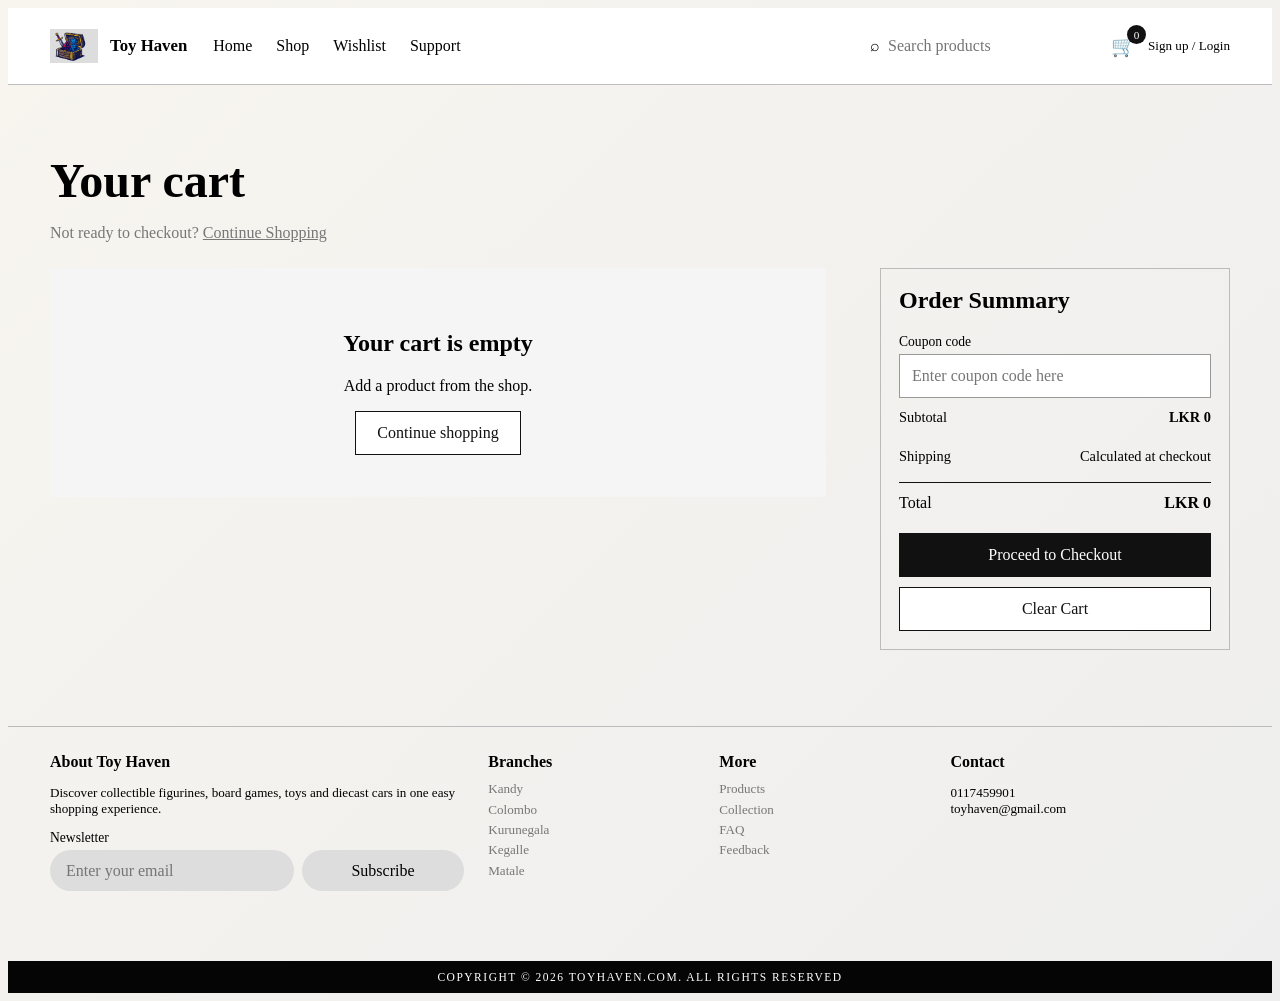
<file: html/cart.html>
<!doctype html>
<html lang="en">
<head>
  <meta charset="utf-8">
  <meta name="viewport" content="width=device-width, initial-scale=1">
  <meta name="description" content="Review Toy Haven cart items, quantities and totals.">
  <meta name="theme-color" content="#111111">
  <title>Cart | Toy Haven</title>
  <link rel="icon" href="../favicon.svg" type="image/svg+xml">
  <link rel="manifest" href="../manifest.json">
  <link rel="stylesheet" href="../css/style.css">
</head>
<body>
  <a class="skip-link" href="#mainContent">Skip to main content</a>

  <header class="site-header">
    <div class="container header-inner">
      <a class="brand-wrap" href="../index.html" aria-label="Toy Haven home">
        <div class="logo-box" aria-hidden="true">
          <img src="../assets/images/logo.png" alt="TH">
        </div>
        <span class="brand">Toy Haven</span>
      </a>

      <button class="menu-toggle" id="menuToggle" aria-label="Open navigation menu" aria-expanded="false" aria-controls="mainNav">
        <span></span><span></span><span></span>
      </button>

      <nav class="main-nav" id="mainNav" aria-label="Main navigation">
        <a href="../index.html">Home</a>
        <a href="products.html">Shop</a>
        <a href="wishlist.html">Wishlist</a>
        <a href="support.html">Support</a>
      </nav>

      <div class="header-tools">
        <label class="header-search" for="globalSearch">
          <span aria-hidden="true">⌕</span>
          <input id="globalSearch" type="search" placeholder="Search products" aria-label="Search products">
        </label>
        <a class="cart-link" href="cart.html" aria-label="Shopping cart">
          🛒 <span class="cart-count" aria-live="polite">0</span>
        </a>
        <a class="login-link" href="login.html" aria-label="Sign up or login">Sign up / Login</a>
      </div>
    </div>
  </header>

  <main id="mainContent">

  <section class="container cart-page reveal">
    <div class="page-heading">
      <h1>Your cart</h1>
      <p>Not ready to checkout? <a class="text-link" href="products.html">Continue Shopping</a></p>
    </div>

    <div class="cart-layout">
      <section aria-label="Cart items">
        <div id="cartItems" class="cart-items"></div>
      </section>

      <aside class="order-summary" aria-labelledby="summaryTitle">
        <h2 id="summaryTitle">Order Summary</h2>
        <label for="coupon">Coupon code</label>
        <input id="coupon" type="text" placeholder="Enter coupon code here">
        <div class="summary-row"><span>Subtotal</span><strong id="cartSubtotal">LKR 0</strong></div>
        <div class="summary-row"><span>Shipping</span><span>Calculated at checkout</span></div>
        <div class="summary-row total"><span>Total</span><strong id="cartTotal">LKR 0</strong></div>
        <button class="btn btn-dark full" id="checkoutBtn" type="button">Proceed to Checkout</button>
        <button class="btn full" id="clearCartBtn" type="button">Clear Cart</button>
      </aside>
    </div>
  </section>

  </main>

  <footer class="site-footer">
    <div class="container footer-grid">
      <section>
        <h2>About Toy Haven</h2>
        <p>Discover collectible figurines, board games, toys and diecast cars in one easy shopping experience.</p>
        <form class="newsletter-form" novalidate>
          <label for="newsletterEmail">Newsletter</label>
          <div class="newsletter-row">
            <input id="newsletterEmail" name="email" type="email" placeholder="Enter your email" required>
            <button type="submit">Subscribe</button>
          </div>
          <p class="form-message" aria-live="polite"></p>
        </form>
      </section>

      <section>
        <h2>Branches</h2>
        <ul class="footer-links">
          <li>Kandy</li><li>Colombo</li><li>Kurunegala</li><li>Kegalle</li><li>Matale</li>
        </ul>
      </section>

      <section>
        <h2>More</h2>
        <ul class="footer-links">
          <li><a href="products.html">Products</a></li>
          <li><a href="wishlist.html">Collection</a></li>
          <li><a href="support.html#faq">FAQ</a></li>
          <li><a href="support.html">Feedback</a></li>
        </ul>
      </section>

      <section>
        <h2>Contact</h2>
        <p>0117459901<br><a href="mailto:toyhaven@gmail.com">toyhaven@gmail.com</a></p>
      </section>
    </div>
    <div class="copyright">COPYRIGHT © <span id="currentYear"></span> TOYHAVEN.COM. ALL RIGHTS RESERVED</div>
  </footer>

<div class="toast" id="toast" role="status" aria-live="polite"></div>
<script src="../script/data.js"></script>
<script src="../script/main.js"></script>
<script src="../script/cart.js"></script>
</body>
</html>
</file>
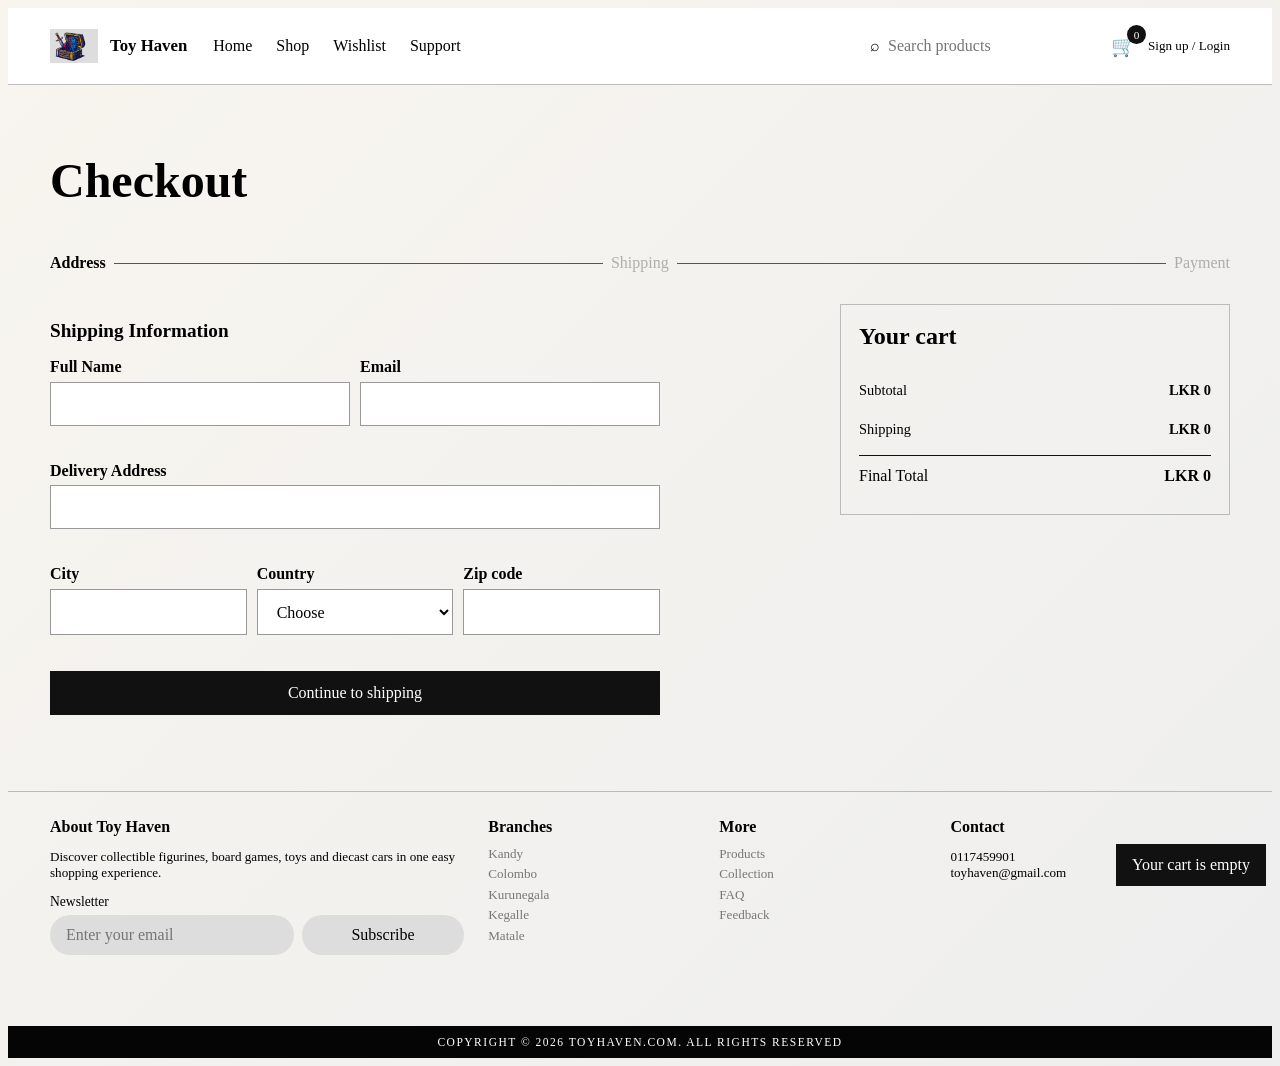
<file: html/checkout.html>
<!doctype html>
<html lang="en">
<head>
  <meta charset="utf-8">
  <meta name="viewport" content="width=device-width, initial-scale=1">
  <meta name="description" content="Complete your Toy Haven order with validated delivery and payment details.">
  <meta name="theme-color" content="#111111">
  <title>Checkout | Toy Haven</title>
  <link rel="icon" href="../favicon.svg" type="image/svg+xml">
  <link rel="manifest" href="../manifest.json">
  <link rel="stylesheet" href="../css/style.css">
</head>
<body>
<a class="skip-link" href="#mainContent">Skip to main content</a>

  <header class="site-header">
    <div class="container header-inner">
      <a class="brand-wrap" href="..index.html" aria-label="Toy Haven home">
        <div class="logo-box" aria-hidden="true">
          <img src="../assets/images/logo.png" alt="TH">
        </div>
        <span class="brand">Toy Haven</span>
      </a>

      <button class="menu-toggle" id="menuToggle" aria-label="Open navigation menu" aria-expanded="false" aria-controls="mainNav">
        <span></span><span></span><span></span>
      </button>

      <nav class="main-nav" id="mainNav" aria-label="Main navigation">
        <a href="../index.html">Home</a>
        <a href="products.html">Shop</a>
        <a href="wishlist.html">Wishlist</a>
        <a href="support.html">Support</a>
      </nav>

      <div class="header-tools">
        <label class="header-search" for="globalSearch">
          <span aria-hidden="true">⌕</span>
          <input id="globalSearch" type="search" placeholder="Search products" aria-label="Search products">
        </label>
        <a class="cart-link" href="cart.html" aria-label="Shopping cart">
          🛒 <span class="cart-count" aria-live="polite">0</span>
        </a>
        <a class="login-link" href="login.html" aria-label="Sign up or login">Sign up / Login</a>
      </div>
    </div>
  </header>

  <main id="mainContent">

    <section class="container checkout-page reveal">
      <div class="checkout-header">
        <h1>Checkout</h1>
        <div class="steps" aria-label="Checkout progress">
          <button class="step active" data-step="address" type="button">Address</button>
          <span></span>
          <button class="step" data-step="shipping" type="button" disabled>Shipping</button>
          <span></span>
          <button class="step" data-step="payment" type="button" disabled>Payment</button>
        </div>
      </div>

      <div class="checkout-grid">

        <section class="checkout-main">
          <form id="checkoutForm" novalidate>

            <section class="checkout-panel active" data-panel="address">
              <h2>Shipping Information</h2>
              <div class="form-grid two">

                <div class="field">
                  <label for="fullName">Full Name</label>
                  <input id="fullName" name="fullName" autocomplete="name" required minlength="3">
                  <small class="error"></small>
                </div>

                <div class="field">
                  <label for="email">Email</label>
                  <input id="email" name="email" type="email" autocomplete="email" required>
                  <small class="error"></small>
                </div>

              </div>

              <div class="field">
                <label for="address">Delivery Address</label>
                <input id="address" name="address" autocomplete="street-address" required minlength="6">
                <small class="error"></small>
              </div>

              <div class="form-grid three">
                <div class="field">
                  <label for="city">City</label>
                  <input id="city" name="city" required>
                  <small class="error"></small>
                </div>

                <div class="field">
                  <label for="country">Country</label>
                  <select id="country" name="country" required>
                    <option value="">Choose</option>
                    <option>Sri Lanka</option>
                  </select>
                  <small class="error">

                  </small>
                </div>

                <div class="field">
                  <label for="zip">Zip code</label>
                  <input id="zip" name="zip" inputmode="numeric" pattern="[0-9]{5}" maxlength="5" required>
                  <small class="error"></small>
                </div>

              </div>

              <button class="btn btn-dark full next-step" data-next="shipping" type="button">Continue to shipping</button>

            </section>

            <section class="checkout-panel" data-panel="shipping">

              <h2>Shipping</h2>
              <label class="shipping-option selected">

                <input type="radio" name="shipping" value="Standard Delivery" data-cost="0" checked>
                <span><strong>Standard Delivery</strong><small>6–7 Business Days</small></span>
                <strong>Free</strong>

              </label>

              <label class="shipping-option">

                <input type="radio" name="shipping" value="Express Delivery" data-cost="750">
                <span><strong>Express Delivery</strong><small>3–4 Business Days</small></span>
                <strong>LKR 750</strong>

              </label>

              <div class="checkout-actions">
                <button class="btn prev-step" data-prev="address" type="button">Go back</button>
                <button class="btn btn-dark next-step" data-next="payment" type="button">Continue to payment</button>
              </div>

            </section>

            <section class="checkout-panel" data-panel="payment">

              <h2>Payment</h2>
              <div class="payment-tabs" role="radiogroup" aria-label="Payment method">
                <label class="payment-option">
                    <input type="radio" name="paymentMethod" value="Card" checked>
                    <span>Card</span>
                </label>

                <label class="payment-option">
                    <input type="radio" name="paymentMethod" value="Cash on Delivery">
                    <span>Cash on Delivery</span>
                </label>

              </div>

              <div id="cardFields">

                <div class="field">
                  <label for="cardName">Cardholder Name</label>
                  <input id="cardName" name="cardName">
                  <small class="error"></small>
                </div>

                <div class="field">
                  <label for="cardNumber">Card Number</label>
                  <input id="cardNumber" name="cardNumber" inputmode="numeric" maxlength="19">
                  <small class="error"></small>
                </div>

                <div class="form-grid three">
                  <div class="field"><label for="expiryMonth">Month</label><select id="expiryMonth" name="expiryMonth"><option value="">Month</option><option>01</option><option>02</option><option>03</option><option>04</option><option>05</option><option>06</option><option>07</option><option>08</option><option>09</option><option>10</option><option>11</option><option>12</option></select><small class="error"></small></div>
                  <div class="field"><label for="expiryYear">Year</label><select id="expiryYear" name="expiryYear"><option value="">Year</option><option>2026</option><option>2027</option><option>2028</option><option>2029</option><option>2030</option></select><small class="error"></small></div>
                  <div class="field"><label for="cvc">CVC</label><input id="cvc" name="cvc" inputmode="numeric" maxlength="4"><small class="error"></small></div>
                </div>

              </div>

              <div class="checkout-actions">
                <button class="btn prev-step" data-prev="shipping" type="button">Go back</button>
                <button class="btn btn-dark" type="submit">Confirm Order</button>
              </div>

            </section>

          </form>
          
        </section>

        <aside class="checkout-summary" aria-labelledby="checkoutSummaryTitle">

          <h2 id="checkoutSummaryTitle">Your cart</h2>
          <div id="checkoutItems"></div>
          <div class="summary-row"><span>Subtotal</span><strong id="checkoutSubtotal">LKR 0</strong></div>
          <div class="summary-row"><span>Shipping</span><strong id="checkoutShipping">LKR 0</strong></div>
          <div class="summary-row total"><span>Final Total</span><strong id="checkoutTotal">LKR 0</strong></div>

        </aside>
      </div>
      
    </section>

    <div class="success-overlay" id="successOverlay" aria-hidden="true">
      <div class="success-card" role="status">
        <div class="success-icon">✓</div>
        <h2>Order confirmed!</h2>
        <p>Your order has been stored successfully.</p>
        <a class="btn btn-dark" href="../index.html">Return Home</a>
      </div>
    </div>

  </main>

  <footer class="site-footer">
    <div class="container footer-grid">
      <section>
        <h2>About Toy Haven</h2>
        <p>Discover collectible figurines, board games, toys and diecast cars in one easy shopping experience.</p>
        <form class="newsletter-form" novalidate>
          <label for="newsletterEmail">Newsletter</label>

          <div class="newsletter-row">
            <input id="newsletterEmail" name="email" type="email" placeholder="Enter your email" required>
            <button type="submit">Subscribe</button>
          </div>

          <p class="form-message" aria-live="polite"></p>
        </form>

      </section>

      <section>
        <h2>Branches</h2>
        <ul class="footer-links">
          <li>Kandy</li><li>Colombo</li><li>Kurunegala</li><li>Kegalle</li><li>Matale</li>
        </ul>
      </section>

      <section>
        <h2>More</h2>
        <ul class="footer-links">
          <li><a href="products.html">Products</a></li>
          <li><a href="wishlist.html">Collection</a></li>
          <li><a href="support.html#faq">FAQ</a></li>
          <li><a href="support.html">Feedback</a></li>
        </ul>
      </section>

      <section>
        <h2>Contact</h2>
        <p>0117459901<br><a href="mailto:toyhaven@gmail.com">toyhaven@gmail.com</a></p>
      </section>

    </div>

    <div class="copyright">COPYRIGHT © <span id="currentYear"></span> TOYHAVEN.COM. ALL RIGHTS RESERVED</div>

  </footer>

<div class="toast" id="toast" role="status" aria-live="polite"></div>
<script src="../script/data.js"></script>
<script src="../script/main.js"></script>
<script src="../script/checkout.js"></script>
</body>
</html>
</file>
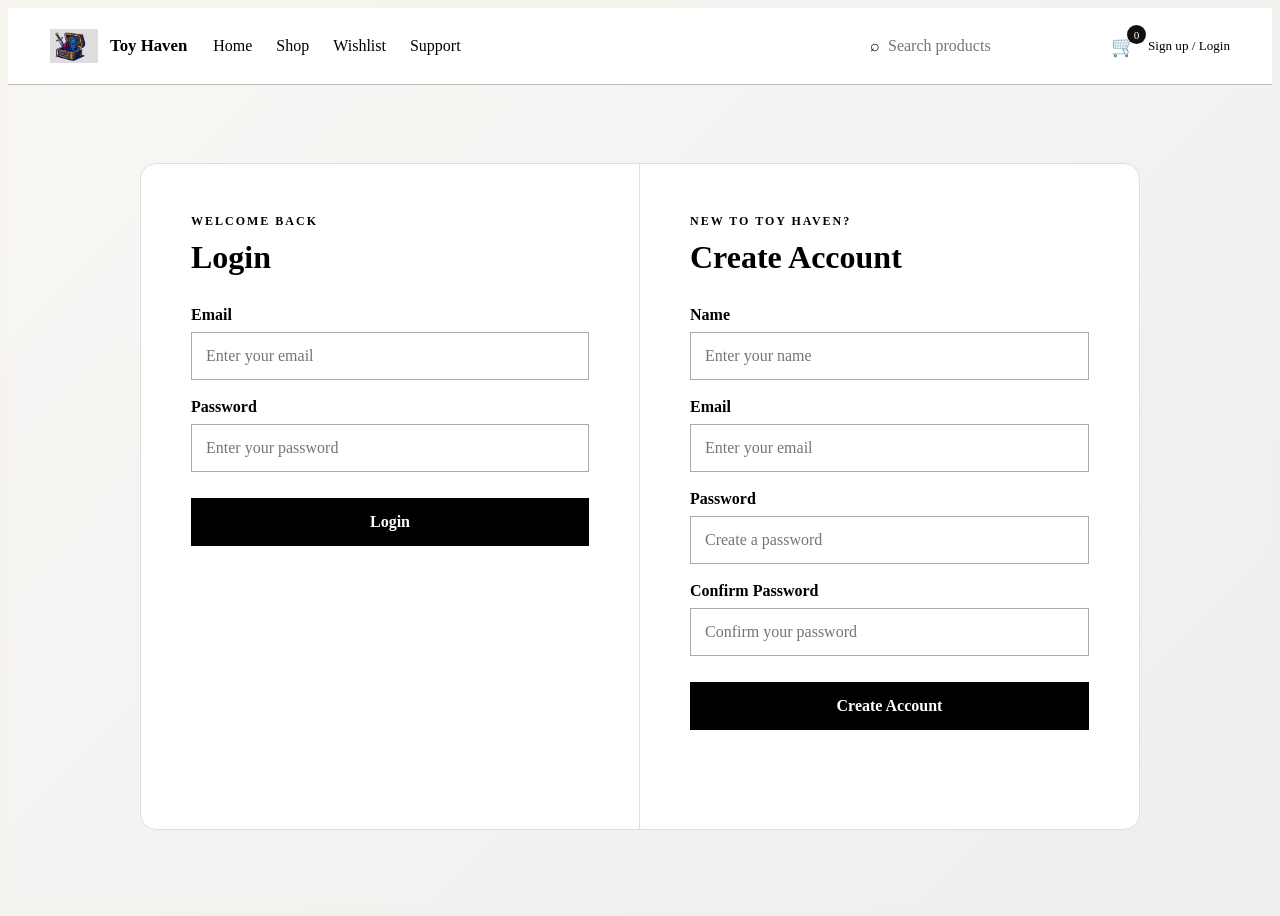
<file: html/login.html>
<!DOCTYPE html>
<html lang="en">

<head>
    <meta charset="UTF-8">
    <meta name="viewport" content="width=device-width, initial-scale=1.0">

    <title>Toy Haven - Login</title>

    <link rel="stylesheet" href="../css/style.css">
</head>


<body>
    <header class="site-header">
        <div class="container header-inner">
            <a class="brand-wrap" href="../index.html" aria-label="Toy Haven home">

                <div class="logo-box" aria-hidden="true">
                    <img src="../assets/images/logo.png" alt="TH">
                </div>
                <span class="brand">
                    Toy Haven
                </span>
            </a>
            <button class="menu-toggle" id="menuToggle" aria-label="Open navigation menu" aria-expanded="false" aria-controls="mainNav">
                <span></span>
                <span></span>
                <span></span>
            </button>

            <nav class="main-nav" id="mainNav" aria-label="Main navigation">
                <a href="../index.html">Home</a>
                <a href="products.html">Shop</a>
                <a href="wishlist.html">Wishlist</a>
                <a href="support.html">Support</a>
            </nav>
            <div class="header-tools">

                <label class="header-search" for="globalSearch">
                    <span aria-hidden="true">⌕</span>
                    <input id="globalSearch" type="search" placeholder="Search products" aria-label="Search products">
                </label>

                <a class="cart-link" href="cart.html" aria-label="Shopping cart">
                    🛒
                    <span class="cart-count" aria-live="polite">
                        0
                    </span>
                </a>
                <a class="login-link" href="login.html" aria-label="Sign up or login">
                    Sign up / Login
                </a>
            </div>
        </div>

    </header>

    <main id="mainContent" class="auth-page">

        <section class="auth-container">

            <div class="login-section">
                <p class="auth-eyebrow">WELCOME BACK</p>
                <h1>Login</h1>

                <div class="auth-field">
                    <label for="loginEmail">Email</label>
                    <input type="email" id="loginEmail" placeholder="Enter your email">
                </div>

                <div class="auth-field">
                    <label for="loginPassword">Password</label>
                    <input type="password" id="loginPassword" placeholder="Enter your password">
                </div>

                <button type="button" id="loginBtn" class="auth-btn">Login</button>

                <p id="loginMessage" class="auth-message"></p>
            </div>

            <div class="signup-section">
                <p class="auth-eyebrow">
                    NEW TO TOY HAVEN?
                </p>
                <h2>Create Account</h2>

                <div class="auth-field">
                    <label for="signupName">Name</label>
                    <input type="text" id="signupName" placeholder="Enter your name">
                </div>

                <div class="auth-field">
                    <label for="signupEmail">Email</label>
                    <input type="email" id="signupEmail" placeholder="Enter your email">
                </div>

                <div class="auth-field">
                    <label for="signupPassword">Password</label>
                    <input type="password" id="signupPassword" placeholder="Create a password">
                </div>

                <div class="auth-field">
                    <label for="confirmPassword">Confirm Password</label>
                    <input type="password" id="confirmPassword" placeholder="Confirm your password">
                </div>

                <button type="button" id="signupBtn" class="auth-btn">
                    Create Account
                </button>

                <p id="signupMessage" class="auth-message"></p>
            </div>

        </section>

    </main>

    <script src="../script/main.js"></script>
    <script src="../script/login.js"></script>

</body>
</html>
</file>
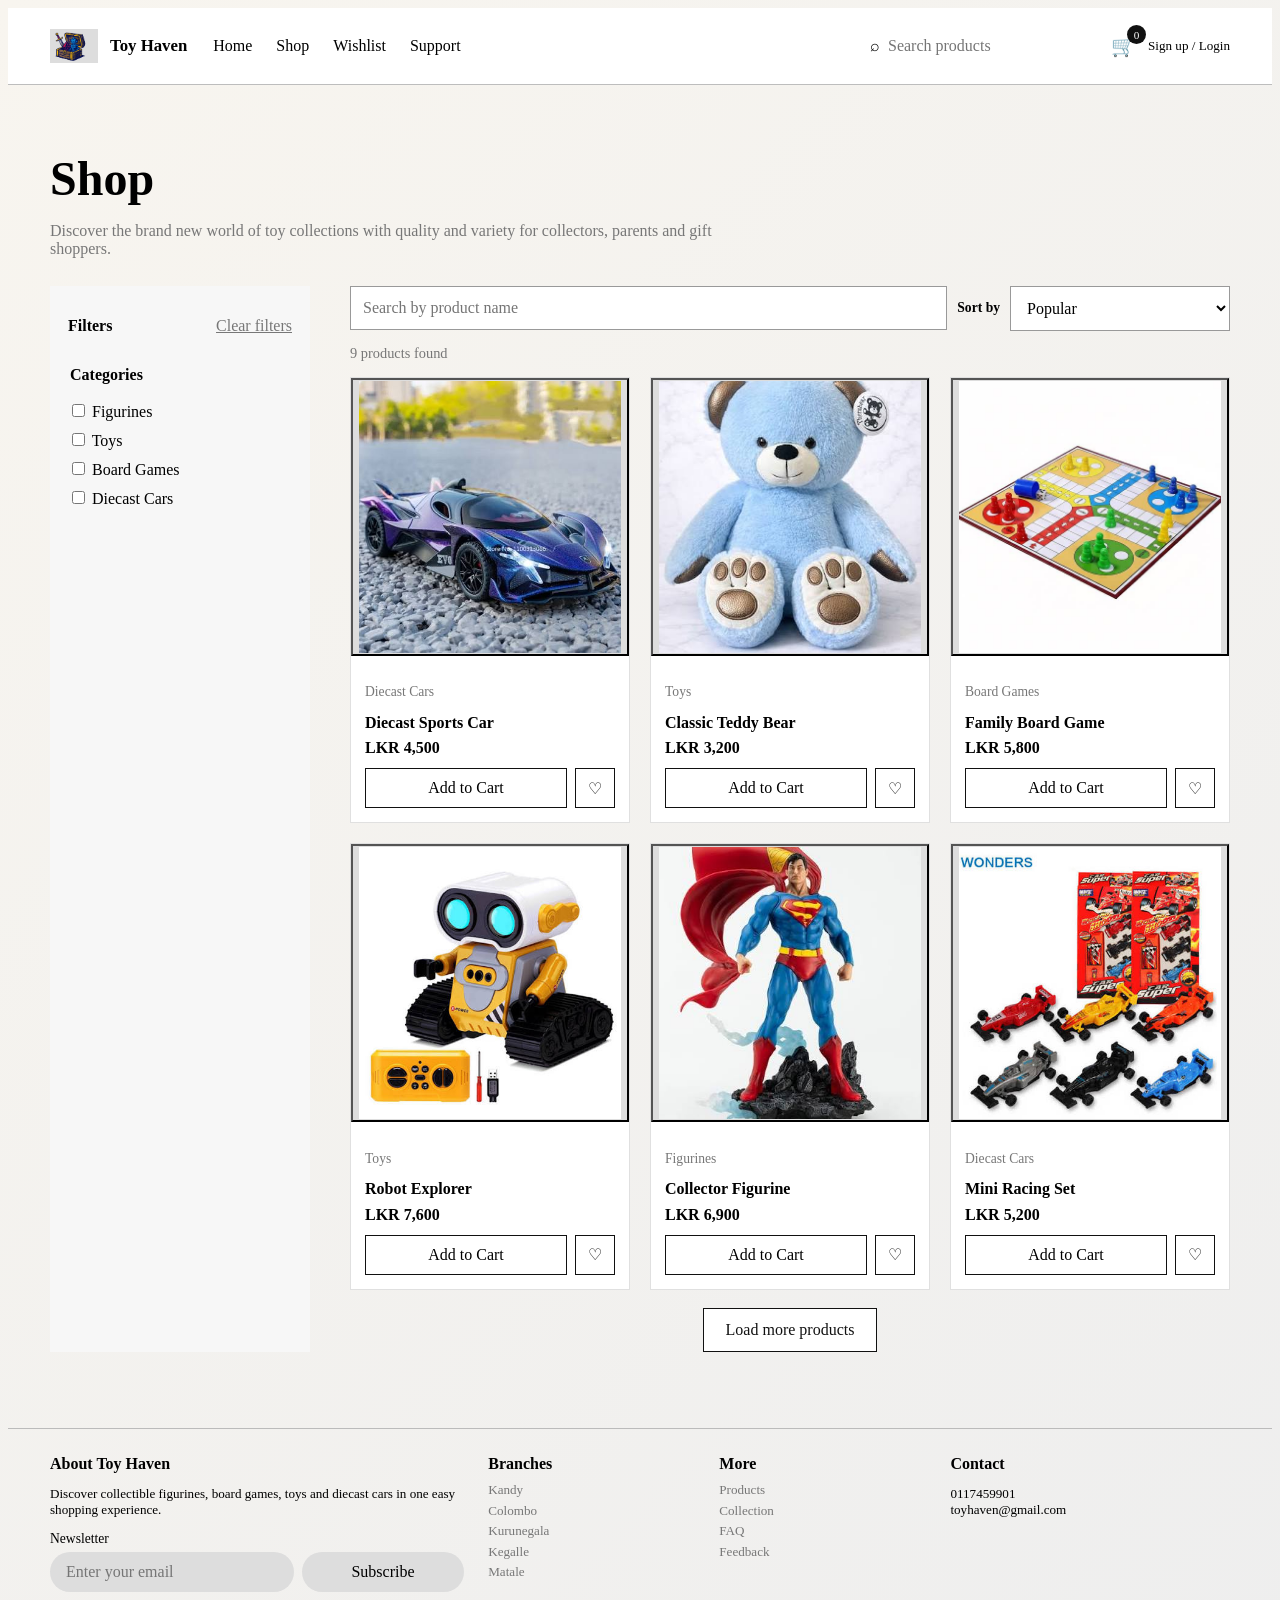
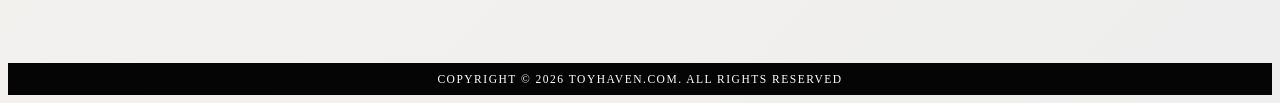
<file: html/products.html>
<!DOCTYPE html>
<html lang="en">
<head>
  <meta charset="utf-8">
  <meta name="viewport" content="width=device-width, initial-scale=1">
  <meta name="description" content="Browse, search and filter Toy Haven products.">
  <meta name="theme-color" content="#111111">
  <title>Shop | Toy Haven</title>
  <link rel="icon" href="../favicon.svg" type="image/svg+xml">
  <link rel="manifest" href="../manifest.json">
  <link rel="stylesheet" href="../css/style.css">
</head>
<body>
<a class="skip-link" href="#mainContent">Skip to main content</a>

  <header class="site-header">

    <div class="container header-inner">
      <a class="brand-wrap" href="../index.html" aria-label="Toy Haven home">

        <div class="logo-box" aria-hidden="true">
          <img src="../assets/images/logo.png" alt="TH">
        </div>

        <span class="brand">Toy Haven</span>
      </a>

      <button class="menu-toggle" id="menuToggle" aria-label="Open navigation menu" aria-expanded="false" aria-controls="mainNav">
        <span></span><span></span><span></span>
      </button>

      <nav class="main-nav" id="mainNav" aria-label="Main navigation">
        <a href="../index.html">Home</a>
        <a href="products.html">Shop</a>
        <a href="wishlist.html">Wishlist</a>
        <a href="support.html">Support</a>
      </nav>

      <div class="header-tools">
        <label class="header-search" for="globalSearch">
          <span aria-hidden="true">⌕</span>
          <input id="globalSearch" type="search" placeholder="Search products" aria-label="Search products">
        </label>
        <a class="cart-link" href="cart.html" aria-label="Shopping cart">
          🛒 <span class="cart-count" aria-live="polite">0</span>
        </a>
        <a class="login-link" href="login.html" aria-label="Sign up or login">Sign up / Login</a>
      </div>
    </div>
  </header>

  <main id="mainContent">

    <section class="container shop-intro reveal">
      <h1>Shop</h1>
      <p>Discover the brand new world of toy collections with quality and variety for collectors, parents and gift shoppers.</p>
    </section>

    <section class="container shop-layout">
      <aside class="filters reveal" aria-label="Product filters">
        <div class="filter-heading">
          <h2>Filters</h2>
          <button class="link-button" id="clearFilters" type="button">Clear filters</button>
        </div>
        <fieldset>
          <legend>Categories</legend>
          <label><input class="category-filter" type="checkbox" value="Figurines"> Figurines</label>
          <label><input class="category-filter" type="checkbox" value="Toys"> Toys</label>
          <label><input class="category-filter" type="checkbox" value="Board Games"> Board Games</label>
          <label><input class="category-filter" type="checkbox" value="Diecast Cars"> Diecast Cars</label>
        </fieldset>
      </aside>

      <section class="products-area reveal" aria-label="Products">
        <div class="products-toolbar">
          <label for="productSearch" class="sr-only">Search products</label>
          <input id="productSearch" type="search" placeholder="Search by product name">
          <label for="sortProducts">Sort by</label>
          <select id="sortProducts">
            <option value="popular">Popular</option>
            <option value="low">Price: Low to High</option>
            <option value="high">Price: High to Low</option>
            <option value="name">Name: A–Z</option>
          </select>
        </div>

        <p id="productCount" class="result-count" aria-live="polite"></p>
        <div class="product-grid" id="productGrid"></div>
        <div class="center-action">
          <button class="btn" id="loadMoreBtn" type="button">Load more products</button>
        </div>
      </section>
    </section>

    <div class="modal" id="productModal" aria-hidden="true" role="dialog" aria-modal="true" aria-labelledby="modalTitle">
      <div class="modal-card">
        <button class="modal-close" id="modalClose" type="button" aria-label="Close product details">×</button>
        <div id="modalContent"></div>
      </div>
    </div>

  </main>

  <footer class="site-footer">
    <div class="container footer-grid">
      <section>
        <h2>About Toy Haven</h2>
        <p>Discover collectible figurines, board games, toys and diecast cars in one easy shopping experience.</p>
        <form class="newsletter-form" novalidate>
          <label for="newsletterEmail">Newsletter</label>
          <div class="newsletter-row">
            <input id="newsletterEmail" name="email" type="email" placeholder="Enter your email" required>
            <button type="submit">Subscribe</button>
          </div>
          <p class="form-message" aria-live="polite"></p>
        </form>
      </section>

      <section>
        <h2>Branches</h2>
        <ul class="footer-links">
          <li>Kandy</li>
          <li>Colombo</li>
          <li>Kurunegala</li>
          <li>Kegalle</li>
          <li>Matale</li>
        </ul>
      </section>

      <section>
        <h2>More</h2>
        <ul class="footer-links">
          <li><a href="products.html">Products</a></li>
          <li><a href="wishlist.html">Collection</a></li>
          <li><a href="support.html#faq">FAQ</a></li>
          <li><a href="support.html">Feedback</a></li>
        </ul>
      </section>

      <section>
        <h2>Contact</h2>
        <p>0117459901<br><a href="mailto:toyhaven@gmail.com">toyhaven@gmail.com</a></p>
      </section>
    </div>
    <div class="copyright">COPYRIGHT © <span id="currentYear"></span> TOYHAVEN.COM. ALL RIGHTS RESERVED</div>
  </footer>

<div class="toast" id="toast" role="status" aria-live="polite"></div>
<script src="../script/data.js"></script>
<script src="../script/main.js"></script>
<script src="../script/products.js"></script>

</body>
</html>
</file>
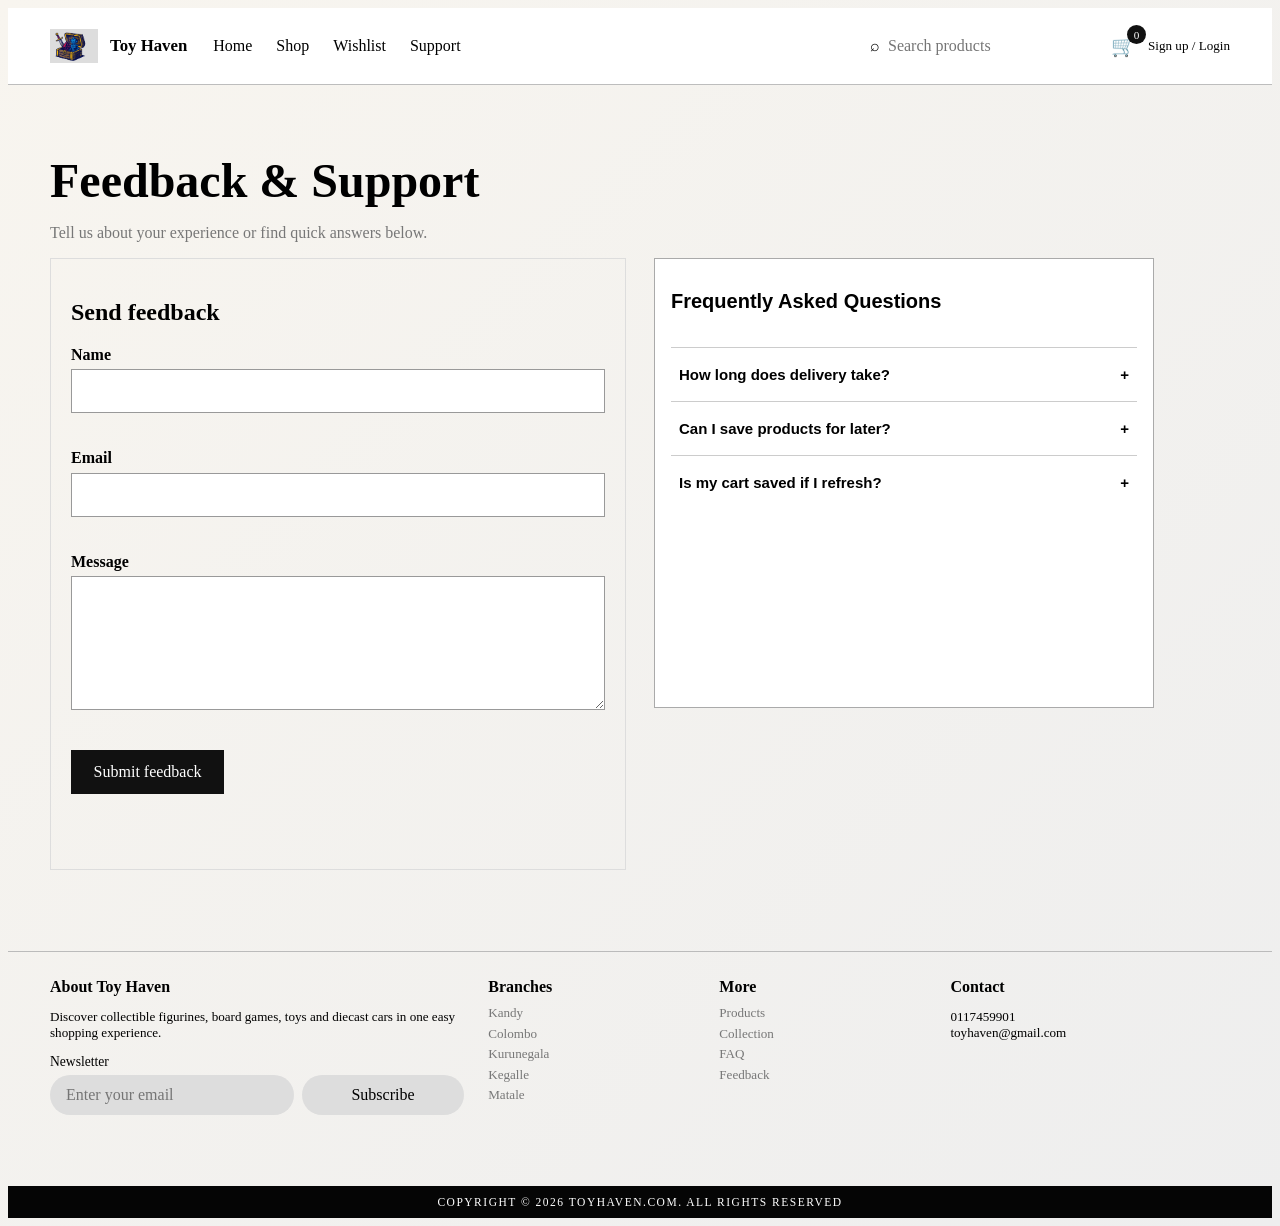
<file: html/support.html>
<!DOCTYPE html>
<html lang="en">
<head>
  <meta charset="utf-8">
  <meta name="viewport" content="width=device-width, initial-scale=1">
  <meta name="description" content="Submit feedback and browse Toy Haven frequently asked questions.">
  <meta name="theme-color" content="#111111">
  <title>Feedback &amp; Support | Toy Haven</title>
  <link rel="icon" href="../favicon.svg" type="image/svg+xml">
  <link rel="manifest" href="../manifest.json">
  <link rel="stylesheet" href="../css/style.css">
</head>
<body>
  <a class="skip-link" href="#mainContent">Skip to main content</a>

  <header class="site-header">
    <div class="container header-inner">
      <a class="brand-wrap" href="../index.html" aria-label="Toy Haven home">
        <div class="logo-box" aria-hidden="true">
          <img src="../assets/images/logo.png" alt="TH">
        </div>
        <span class="brand">Toy Haven</span>
      </a>

      <button class="menu-toggle" id="menuToggle" aria-label="Open navigation menu" aria-expanded="false" aria-controls="mainNav">
        <span></span><span></span><span></span>
      </button>

      <nav class="main-nav" id="mainNav" aria-label="Main navigation">
        <a href="../index.html">Home</a>
        <a href="products.html">Shop</a>
        <a href="wishlist.html">Wishlist</a>
        <a href="support.html">Support</a>
      </nav>

      <div class="header-tools">
        <label class="header-search" for="globalSearch">
          <span aria-hidden="true">⌕</span>
          <input id="globalSearch" type="search" placeholder="Search products" aria-label="Search products">
        </label>
        <a class="cart-link" href="cart.html" aria-label="Shopping cart">
          🛒 <span class="cart-count" aria-live="polite">0</span>
        </a>
        <a class="login-link" href="login.html" aria-label="Sign up or login">Sign up / Login</a>
      </div>
    </div>
  </header>

  <main id="mainContent">

    <section class="container support-page">
      <div class="page-heading reveal">
        <h1>Feedback & Support</h1>
        <p>Tell us about your experience or find quick answers below.</p>
      </div>

      <div class="support-grid">
        <section class="feedback-card reveal" aria-labelledby="feedbackTitle">
          <h2 id="feedbackTitle">Send feedback</h2>
          <form id="feedbackForm" novalidate>

            <div class="field">
              <label for="feedbackName">Name</label>
              <input id="feedbackName" name="name" required minlength="2">
              <small class="error"></small>
            </div>

            <div class="field">
              <label for="feedbackEmail">Email</label>
              <input id="feedbackEmail" name="email" type="email" required>
              <small class="error"></small>
            </div>

            <div class="field">
              <label for="feedbackMessage">Message</label>
              <textarea id="feedbackMessage" name="message" rows="6" required minlength="10"></textarea>
              <small class="error"></small>
            </div>

            <button class="btn btn-dark" type="submit">Submit feedback</button>
            <p id="feedbackSuccess" class="form-message" aria-live="polite"></p>
          </form>
          
        </section>

        <section class="faq-card reveal" id="faq" aria-labelledby="faqTitle">

          <h2 id="faqTitle">Frequently Asked Questions</h2>
          <div class="accordion">

            <article class="faq-item">
              <button class="faq-question" type="button" aria-expanded="false">How long does delivery take?<span>+</span></button>
              <div class="faq-answer"><p>Standard delivery takes around 6–7 business days. Express delivery takes around 3–4 business days.</p></div>
            </article>
            
            <article class="faq-item">
              <button class="faq-question" type="button" aria-expanded="false">Can I save products for later?<span>+</span></button>
              <div class="faq-answer"><p>Yes. Use the wishlist button on any product card, then manage your collection status on the Wishlist page.</p></div>
            </article>

            <article class="faq-item">
              <button class="faq-question" type="button" aria-expanded="false">Is my cart saved if I refresh?<span>+</span></button>
              <div class="faq-answer"><p>Yes. Cart data is stored in localStorage until you clear the cart or successfully complete checkout.</p></div>
            </article>

          </div>

        </section>

      </div>
    </section>

  </main>

  <footer class="site-footer">

    <div class="container footer-grid">
      <section>
        <h2>About Toy Haven</h2>
        <p>Discover collectible figurines, board games, toys and diecast cars in one easy shopping experience.</p>
        <form class="newsletter-form" novalidate>
          <label for="newsletterEmail">Newsletter</label>
          <div class="newsletter-row">
            <input id="newsletterEmail" name="email" type="email" placeholder="Enter your email" required>
            <button type="submit">Subscribe</button>
          </div>
          <p class="form-message" aria-live="polite"></p>
        </form>
      </section>

      <section>
        <h2>Branches</h2>
        <ul class="footer-links">
          <li>Kandy</li><li>Colombo</li><li>Kurunegala</li><li>Kegalle</li><li>Matale</li>
        </ul>
      </section>

      <section>
        <h2>More</h2>
        <ul class="footer-links">
          <li><a href="products.html">Products</a></li>
          <li><a href="wishlist.html">Collection</a></li>
          <li><a href="support.html#faq">FAQ</a></li>
          <li><a href="support.html">Feedback</a></li>
        </ul>
      </section>

      <section>
        <h2>Contact</h2>
        <p>0117459901<br><a href="mailto:toyhaven@gmail.com">toyhaven@gmail.com</a></p>
      </section>
    </div>
    <div class="copyright">COPYRIGHT © <span id="currentYear"></span> TOYHAVEN.COM. ALL RIGHTS RESERVED</div>
  </footer>

<div class="toast" id="toast" role="status" aria-live="polite"></div>
<script src="../script/data.js"></script>
<script src="../script/main.js"></script>
<script src="../script/support.js"></script>
</body>
</html>
</file>
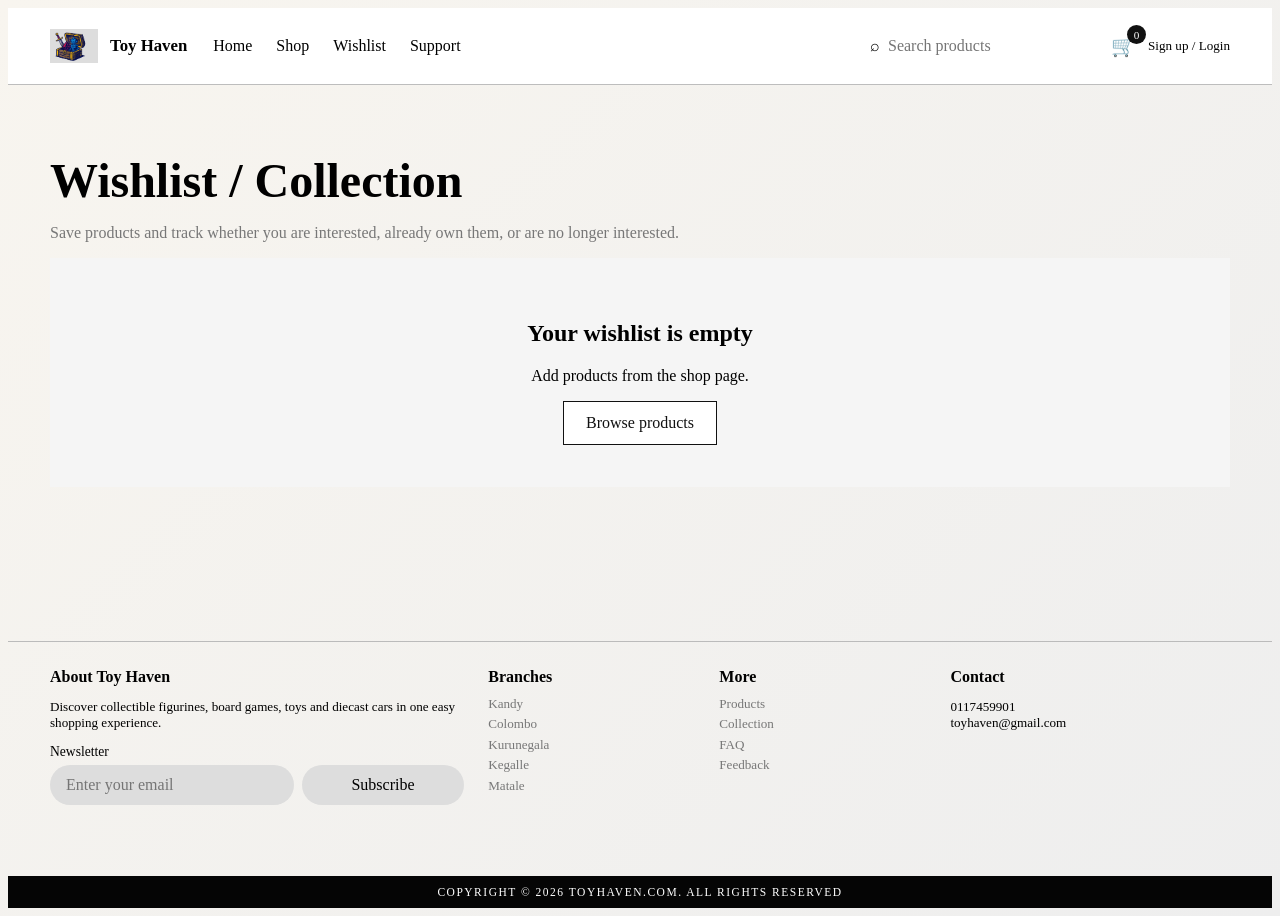
<file: html/wishlist.html>
<!DOCTYPE html>
<html lang="en">
<head>
  <meta charset="utf-8">
  <meta name="viewport" content="width=device-width, initial-scale=1">
  <meta name="description" content="Manage saved Toy Haven products and collection status.">
  <meta name="theme-color" content="#111111">
  <title>Wishlist | Toy Haven</title>
  <link rel="icon" href="../favicon.svg" type="image/svg+xml">
  <link rel="manifest" href="../manifest.json">
  <link rel="stylesheet" href="../css/style.css">
</head>
<body>
  <a class="skip-link" href="#mainContent">Skip to main content</a>

  <header class="site-header">

    <div class="container header-inner">
      <a class="brand-wrap" href="../index.html" aria-label="Toy Haven home">
        <div class="logo-box" aria-hidden="true">
          <img src="../assets/images/logo.png" alt="TH">
        </div>
        <span class="brand">Toy Haven</span>
      </a>

      <button class="menu-toggle" id="menuToggle" aria-label="Open navigation menu" aria-expanded="false" aria-controls="mainNav">
        <span></span><span></span><span></span>
      </button>

      <nav class="main-nav" id="mainNav" aria-label="Main navigation">
        <a href="../index.html">Home</a>
        <a href="products.html">Shop</a>
        <a href="wishlist.html">Wishlist</a>
        <a href="support.html">Support</a>
      </nav>

      <div class="header-tools">

        <label class="header-search" for="globalSearch">
          <span aria-hidden="true">⌕</span>
          <input id="globalSearch" type="search" placeholder="Search products" aria-label="Search products">
        </label>

        <a class="cart-link" href="cart.html" aria-label="Shopping cart">
          🛒 <span class="cart-count" aria-live="polite">0</span>
        </a>
        <a class="login-link" href="login.html" aria-label="Sign up or login">Sign up / Login</a>

      </div>

    </div>
  </header>

  <main id="mainContent">

  <section class="container collection-page reveal">
    <div class="page-heading">
      <h1>Wishlist / Collection</h1>
      <p>Save products and track whether you are interested, already own them, or are no longer interested.</p>
    </div>
    <div id="wishlistGrid" class="product-grid"></div>
    <div id="wishlistEmpty" class="empty-state hidden">
      <h2>Your wishlist is empty</h2>
      <p>Add products from the shop page.</p>
      <a class="btn" href="products.html">Browse products</a>
    </div>
  </section>

  </main>

  <footer class="site-footer">
    <div class="container footer-grid">
      <section>
        <h2>About Toy Haven</h2>
        <p>Discover collectible figurines, board games, toys and diecast cars in one easy shopping experience.</p>
        <form class="newsletter-form" novalidate>
          <label for="newsletterEmail">Newsletter</label>
          <div class="newsletter-row">
            <input id="newsletterEmail" name="email" type="email" placeholder="Enter your email" required>
            <button type="submit">Subscribe</button>
          </div>
          <p class="form-message" aria-live="polite"></p>
        </form>
      </section>

      <section>
        <h2>Branches</h2>
        <ul class="footer-links">
          <li>Kandy</li><li>Colombo</li><li>Kurunegala</li><li>Kegalle</li><li>Matale</li>
        </ul>
      </section>

      <section>
        <h2>More</h2>
        <ul class="footer-links">
          <li><a href="products.html">Products</a></li>
          <li><a href="wishlist.html">Collection</a></li>
          <li><a href="support.html#faq">FAQ</a></li>
          <li><a href="support.html">Feedback</a></li>
        </ul>
      </section>

      <section>
        <h2>Contact</h2>
        <p>0117459901<br><a href="mailto:toyhaven@gmail.com">toyhaven@gmail.com</a></p>
      </section>
    </div>
    <div class="copyright">COPYRIGHT © <span id="currentYear"></span> TOYHAVEN.COM. ALL RIGHTS RESERVED</div>
  </footer>

<div class="toast" id="toast" role="status" aria-live="polite"></div>
<script src="../script/data.js"></script>
<script src="../script/main.js"></script>
<script src="../script/wishlist.js"></script>
</body>
</html>
</file>
<file: css/style.css>
:root {
  --ink:#111; 
  --paper:#fff; 
  --muted:#777; 
  --soft:#ededed; 
  --mid:#d3d3d3;
  --line:#bdbdbd; 
  --radius:16px; 
  --container:1180px; 
  --shadow:0 18px 50px rgba(0,0,0,.12);
}

* {
  box-sizing:border-box;
}

html {
  scroll-behavior:smooth;
}

body {
    background: linear-gradient(
        135deg,
        #f8f5ef,
        #eeeeee
    );
    min-height: 100vh;
    flex-direction: column;
    display: flex;
}

img {
  display:block;
  max-width:100%;
}

a {
  color:inherit;
  text-decoration:none;
}

button,input,select,textarea {
  font:inherit;
}

button {
  cursor:pointer;
}

.container {
  width:min(calc(100% - 28px),var(--container));
  margin-inline:auto;
}

.hidden {
  display:none!important;
}

.sr-only {
  position:absolute;
  width:1px;
  height:1px;
  padding:0;
  margin:-1px;
  overflow:hidden;
  clip:rect(0,0,0,0);
  white-space:nowrap;
  border:0;
}

.skip-link {
  position:absolute;
  left:12px;
  top:-60px;
  background:#111;
  color:#fff;
  padding:10px;
  z-index:200;
}

.skip-link:focus {
  top:12px;
}

.text-link,.link-button {
  text-decoration:underline;
}

.link-button {
  background:none;
  border:0;
  padding:0;
  color:var(--muted);
}

.page-heading h1,.shop-intro h1 {
  font-size:clamp(2rem,5vw,3rem);
  margin-bottom:.35rem;
}

.page-heading p,.shop-intro p {
  color:var(--muted);max-width:680px;
}

.btn {
  display:inline-flex;
  align-items:center;
  justify-content:center;
  min-height:44px;
  border:1px solid var(--ink);
  background:#fff;
  color:#111;
  padding:.75rem 1.35rem;
  transition:transform .2s ease,background .2s ease,color .2s ease;
}

.btn:hover,.btn:focus-visible {
  transform:translateY(-2px);
  background:#111;
  color:#fff;
}

.btn-dark {
  background:#111;
  color:#fff;
}

.btn-dark:hover,.btn-dark:focus-visible {
  background:#333;
}

.full {
  width:100%;
}

.eyebrow {
  text-transform:uppercase;
  letter-spacing:.12em;
  font-size:.78rem;
  font-weight:700;
}

.form-message {
  min-height:1.4em;
  font-weight:700;
}

.error {
  display:block;
  color:#b00020;
  min-height:1.2em;
  margin-top:.25rem;
}

.field {
  margin-bottom:1rem;
}

.field label {
  display:block;
  font-weight:700;
  margin-bottom:.35rem;
}

.field input,.field select,.field textarea,.products-toolbar input,.products-toolbar select,.order-summary input {
  width:100%;
  border:1px solid #999;
  padding:.75rem;
  background:#fff;
}

.field input:focus,.field select:focus,.field textarea:focus,.products-toolbar input:focus,.products-toolbar select:focus {
  outline:3px solid rgba(17,17,17,.18);
  outline-offset:1px;
}

/* Header */
.site-header {
  border-bottom:1px solid var(--line);
  background:#fff;
  position:sticky;
  top:0;z-index:90;
}

.header-inner {
  min-height:76px;
  display:grid;
  grid-template-columns:1fr auto;
  align-items:center;
  gap:12px;
}

.brand-wrap {
  display:flex;
  align-items:center;
  gap:12px;
  font-weight:800;
}

.logo-box {
  display:grid;
  place-items:center;
  background:#ddd;
  width:48px;
  height:34px;
  font-size:.78rem;
}

.brand {
  font-size:1.05rem;
}

.menu-toggle {
  width:44px;
  height:44px;
  border:0;
  background:transparent;
  display:grid;
  place-content:center;
  gap:5px;
}

.menu-toggle span {
  width:24px;
  height:2px;
  background:#111;
  display:block;
  transition:.25s;
}

.menu-toggle.open span:nth-child(1) {
  transform:translateY(7px) rotate(45deg);
}

.menu-toggle.open span:nth-child(2) {
  opacity:0;
}

.menu-toggle.open span:nth-child(3) {
  transform:translateY(-7px) rotate(-45deg);
}

main {
  flex: 1;
}

.main-nav {
  grid-column:1/-1;
  display:none;
  flex-direction:column;
  padding:.5rem 0 1rem;
}

.main-nav.open {
  display:flex;
}

.main-nav a {
  padding:.65rem 0;
  border-bottom:1px solid #eee;
}

.header-tools {
  grid-column:1/-1;
  display:flex;
  align-items:center;
  gap:12px;
  padding-bottom:.8rem;
}

.header-search {
  display:flex;
  align-items:center;
  gap:6px;
  flex:1;
  border:1px solid #ddd;
  padding:.45rem .65rem;
}

.header-search input {
  border:0;
  outline:0;
  width:100%;
  min-width:0;
}

.cart-link {
  position:relative;
  font-size:1.25rem;
}

.cart-count {
  position:absolute;
  right:-10px;
  top:-9px;
  background:#111;
  color:#fff;
  border-radius:999px;
  min-width:19px;
  height:19px;
  padding:0 5px;
  display:grid;
  place-items:center;
  font-size:.7rem;
}

.login-link {
  font-size:.82rem;
  white-space:nowrap;
}

/* Hero/Home */
.hero {
  position:relative;
  min-height:310px;
  margin:20px auto 36px;
  overflow:hidden;
  background:#d7d7d7;
  border-radius:26px;
  width:min(calc(100% - 28px),1050px);
}

.hero-slide {
  position: absolute;
  inset: 0;
  height: 350px;
  display: flex;
  align-items: center;
  justify-content: center;
  text-align: center;
  background-position: center;
  background-size: cover;
  background-repeat: no-repeat;
  opacity: 0;
  visibility: hidden;
  transform: scale(1.02);
  transition: opacity 0.8s ease, transform 0.8s ease;
}

.hero-slide img {
  width: 100%;
  height: 320px;
  object-fit: cover;
  display: block;
}

.hero-slide.active {
  display: flex;
  align-items: center;
  justify-content: center;
  opacity:1;
  visibility: visible;
  transform:scale(1);
}

.hero-slide h1 {
  font-size:clamp(1.7rem,6vw,3.6rem);
  margin:.5rem 0 1.3rem;
  color: #fff;
}

.hero-overlay {
  background-color: rgba(0, 0, 0, 0.45);
  color: white;
  padding: 25px 40px;
  text-align: center;
  border-radius: 10px;
  max-width: 75%;
  width: fit-content;
}

.hero-overlay h1 {
  font-size: 42px;
  margin: 10px 0 20px;
  line-height: 1.1;
}

.hero-overlay .eyebrow {
  margin: 0;
  font-size: 14px;
}

.hero-overlay .btn {
  border-radius: 20px;
}

.hero-dots {
  position:absolute;
  bottom:14px;
  left:50%;
  transform:translateX(-50%);
  display:flex;
  gap:7px;
}

.hero-dot {
  width:10px;
  height:10px;
  border-radius:50%;
  border:1px solid #111;
  background:#fff;
}

.hero-dot.active {
  background:#111;
}

.section-block {
  padding:0 0 45px;
}

.section-banner {
  max-width: 1100px;
  background: none;
  text-align:left;
  padding: 10px 0;
  border-bottom: 2px solid #111;
  margin:35px auto 22px;
}

.section-banner h2 {
  font-size:clamp(1.8rem,8vw,4rem);
  line-height:1;
  margin:.15rem 0;
  letter-spacing: 1px;
}

.featured-grid,.product-grid {
  display:grid;
  grid-template-columns:1fr;
  gap:20px;
}

.product-card {
  border:1px solid #e0e0e0;
  background:#fff;
  transition:transform .2s ease,box-shadow .2s ease;
  overflow:hidden;
}

.product-card:hover {
  transform:translateY(-5px);
  box-shadow:var(--shadow);
}

.product-media {
  aspect-ratio:1/1;
  background:#ddd;
  overflow:hidden;
}

.product-media img {
  width:100%;
  height:100%;
  object-fit:cover;
  transition:transform .3s ease;
}

.product-card:hover .product-media img {
  transform:scale(1.035);
}

.product-body {
  padding:14px;
}

.product-body h3 {
  margin:.2rem 0;
  font-size:1rem;
}

.product-meta {
  color:var(--muted);
  font-size:.85rem;
}

.product-price {
  font-weight:800;
  margin:.45rem 0;
}

.card-actions {
  display:grid;
  grid-template-columns:1fr auto;
  gap:8px;
  margin-top:.7rem;
}

.card-actions button {
  min-height:40px;
  border:1px solid #111;
  background:#fff;
  padding:.55rem .75rem;
}

.card-actions button:hover {
  background:#111;
  color:#fff;
}

.center-action {
  text-align:center;
  margin-top:18px;
}

.product-day {
    display: grid;
    grid-template-columns: 1.2fr 1fr;
    align-items: center;
    gap: 30px;
    max-width: 1100px;
    margin: 40px auto;
    padding: 30px 40px;
    background-color: #f3f3f3;
    border-radius: 20px;
    min-height: 0;
}

.product-day-info {
  padding: 10px 0;
}

.product-day-info h2 {
  font-size: 40px;
  margin: 10px 0 15px;
}

.product-day-info p {
  margin-bottom: 15px;
}

.product-day-visual {
  display: flex;
  justify-content: center;
  align-items: center;
}

.product-day-visual img {
  width: 100%;
  max-width: 300px;
  height: 320px;
  object-fit: contain;
}

.product-day img {
  border-radius:12px;
}

.product-day h2 {
  font-size:clamp(1.7rem,5vw,2.7rem);
  margin:.3rem 0;
}

/* Login / Sign up */
.auth-page {
  min-height: calc(100vh - 80px);
  display: flex;
  justify-content: center;
  align-items: center;
  padding: 60px 20px;
  background:
        linear-gradient(
            135deg,
            #f8f7f4,
            #eeeeee
        );
}

.auth-container {
  width: 100%;
  max-width: 1000px;
  display: grid;
  grid-template-columns: 1fr 1fr;
  background-color: white;
  border: 1px solid #dddddd;
  border-radius: 16px;
  overflow: hidden;
  animation: loginFadeIn 0.6s ease forwards;
}

.login-section,
.signup-section {
  padding: 50px;
}

.login-section {
  border-right: 1px solid #dddddd;
}

.auth-eyebrow {
  margin: 0 0 10px;
  font-size: 12px;
  font-weight: bold;
  letter-spacing: 2px;
}

.auth-container h1,
.auth-container h2 {
  margin: 0 0 30px;
  font-size: 32px;
}

.auth-field {
  margin-bottom: 18px;
}

.auth-field label {
  display: block;
  margin-bottom: 8px;
  font-weight: 600;
}

.auth-field input {
  width: 100%;
  height: 48px;
  padding: 0 14px;
  border: 1px solid #aaaaaa;
  box-sizing: border-box;
  font: inherit;
  background-color: white;
}

.auth-field input:focus {
  outline: none;
  border-color: black;
  box-shadow: 0 0 0 1px black;
}

.auth-btn {
  width: 100%;
  padding: 14px;
  margin-top: 8px;
  border: 1px solid black;
  background-color: black;
  color: white;
  font: inherit;
  font-weight: 600;
  cursor: pointer;
  transition: background-color 0.25s ease, color 0.25s ease;
}

.auth-btn:hover {
  background-color: white;
  color: black;
}

.auth-message {
  min-height: 20px;
  margin-top: 15px;
  font-size: 14px;
}

/* Shop */
.shop-intro {
  padding:26px 0 12px;
}

.shop-layout {
  display:grid;
  gap:24px;
  padding-bottom:40px;
}

.filters {
  background:#f7f7f7;
  padding:18px;
}

.filter-heading {
  display:flex;
  justify-content:space-between;
  align-items:center;
}

.filter-heading h2 {
  font-size:1rem;
}

.filters fieldset {
  border:0;
  padding:0;
  margin:18px 0 0;
}

.filters legend {
  font-weight:700;
  margin-bottom:8px;
}

.filters label {
  display:block;
  margin:.55rem 0;
}

.products-toolbar {
  display:grid;
  grid-template-columns:1fr;
  gap:10px;
  margin-bottom:10px;
}

.products-toolbar label {
  font-size:.85rem;
  font-weight:700;
}

.result-count {
  color:var(--muted);
  font-size:.9rem;
}

.modal {
  position:fixed;
  inset:0;
  background:rgba(0,0,0,.58);
  z-index:120;
  display:none;
  place-items:center;
  padding:16px;
}

.modal.open {
  display:grid;
  animation:fadeIn .2s ease;
}

.modal-card {
  width:min(100%,760px);
  max-height:92vh;
  overflow:auto;
  background:#fff;
  position:relative;
  padding:22px;
  box-shadow:var(--shadow);
}

.modal-close {
  position:absolute;
  top:10px;
  right:10px;
  width:42px;
  height:42px;
  border:0;
  background:#111;
  color:#fff;
  font-size:1.6rem;
}

.modal-grid {
  display:grid;
  gap:20px;
}

.modal-grid img {
  width:100%;
  height:100%;
}


/* Cart */
.cart-page {
  padding:28px 0 40px;
}

.cart-layout {
  display:grid;
  gap:32px;
  align-items:start;
  margin-top:26px;
}

.cart-items {
  display:grid;
  gap:16px;
}

.cart-item {
  display:grid;
  grid-template-columns:92px 1fr;
  gap:14px;
  padding-bottom:16px;
  border-bottom:1px solid #bbb;
}

.cart-item img {
  width:92px;
  height:92px;
  object-fit:cover;
  background:#ddd;
}

.cart-item h2 {
  font-size:1.05rem;
  margin:0 0 .3rem;
}

.cart-item p {
  margin:.2rem 0;
  font-size:.85rem;
}

.quantity-control {
  display:flex;
  align-items:center;
  gap:8px;
  margin-top:.65rem;
}

.quantity-control button {
  width:34px;
  height:34px;
  border:1px solid #111;
  background:#fff;
}

.qty-control {
  display: flex;
  align-items: center;
  gap: 10px;
  margin-top: 12px;
}

.qty-btn {
  width: 36px;
  height: 36px;
  border: 1px solid #111;
  background-color: white;
  color: #111;
  font-size: 18px;
  font-weight: 600;
  cursor: pointer;
  transition: background-color 0.25s ease, color 0.25s ease, transform 0.15s ease;
}

.qty-btn:hover {
  background-color: black;
  color: white;
}

.qty-btn:active {
  transform: scale(0.92);
}

.qty-control strong {
  min-width: 20px;
  text-align: center;
  font-size: 16px;
}

.cart-line-total {
  font-weight:800;
}

.remove-button {
  margin-top:.7rem;
  border:0;
  background:none;
  text-decoration:underline;
  padding:0;
}

.order-summary {
  border:1px solid #bbb;
  padding:18px;
}

.order-summary h2 {
  margin-top:0;
}

.order-summary label {
  display:block;
  font-size:.85rem;
  margin-bottom:.25rem;
}

.summary-row {
  display:flex;
  justify-content:space-between;
  gap:14px;
  padding:.7rem 0;
  font-size:.9rem;
}

.summary-row.total {
  border-top:1px solid #111;
  margin-top:.35rem;
  font-size:1rem;
}

.order-summary .btn {
  margin-top:10px;
}

.empty-state {
  text-align:center;
  padding:42px 20px;
  background:#f5f5f5;
}

/* Checkout */
.checkout-page {
  padding:28px 0 40px;
}

.checkout-header h1 {
  font-size:clamp(2rem,5vw,3rem);
}

.steps {
  display:flex;
  align-items:center;
  gap:8px;
  overflow-x:auto;
  margin-bottom:26px;
}

.steps>span {
  height:1px;
  background:#555;
  min-width:25px;
  flex:1;
}

.step {
  border:0;
  background:none;
  padding:.4rem 0;
  white-space:nowrap;
}

.step.active {
  font-weight:800;
}

.checkout-grid {
  display:grid;
  gap:30px;
  align-items:start;
}

.checkout-panel {
  display:none;
}

.checkout-panel.active {
  display:block;
  animation:fadeIn .25s ease;
}

.checkout-panel h2 {
  font-size:1.2rem;
}

.shipping-option {
  border:1px solid #aaa;
  padding:16px;
  display:grid;
  grid-template-columns:auto 1fr auto;
  gap:12px;
  align-items:start;
  margin-bottom:12px;
}

.shipping-option.selected {
  border-color:#111;
  box-shadow:0 0 0 1px #111;
}

.shipping-option small {
  display:block;
  color:var(--muted);
  margin-top:.25rem;
}

.checkout-actions {
  display:grid;
  grid-template-columns:1fr;
  gap:10px;
  margin-top:24px;
}

.payment-tabs {
  display:flex;
  grid-template-columns:1fr;
  gap:10px;
  margin-bottom:20px;
  border: none;
  justify-content: flex-start;
}

.payment-option {
    flex: 1;
    cursor: pointer;
    border: none;
    padding: 0;
}

.payment-option input {
    display: none;
}

.payment-option span {
    display: block;
    padding: 15px 20px;
    border: 1px solid black;
    transition: 0.3s;
    text-align: center;
}

.payment-option:hover span {
    background-color: black;
    color: white;
}

.payment-option input:checked + span {
    background-color: black;
    color: white;
}
.payment-tabs label {
  padding:12px;
}

.checkout-summary {
  border:1px solid #bbb;
  padding:18px;
}

.checkout-summary h2 {
  margin-top:0;
}

.checkout-mini {
  display:grid;
  grid-template-columns:70px 1fr;
  gap:10px;
  padding:10px 0;
  border-bottom:1px solid #ddd;
}

.checkout-mini img {
  width:70px;
  height:70px;
  object-fit:cover;
}

.checkout-mini p {
  margin:.15rem 0;
  font-size:.8rem;
}

.success-overlay {
  position:fixed;
  inset:0;
  background:rgba(0,0,0,.68);
  z-index:150;
  display:none;
  place-items:center;
  padding:18px;
}

 .success-overlay.show {
  display:grid;
}

.success-card {
  background:#fff;
  width:min(100%,430px);
  padding:34px;
  text-align:center;
  animation:successPop .45s ease;
}

.success-icon {
  margin:auto;
  width:76px;
  height:76px;
  border-radius:50%;
  background:#111;
  color:#fff;
  display:grid;
  place-items:center;
  font-size:2.2rem;
  animation:pulse .8s ease;
}

/* Wishlist / Support */
.collection-page,.support-page {
  padding:28px 0 45px;
}

.status-select {
  width:100%;
  padding:.55rem;
  margin-top:.55rem;
  border:1px solid #999;
}

.support-grid {
  display:grid;
  gap:28px;
  grid-template-columns: 1fr 1fr;
  align-items: start;
}

.feedback-card,.faq-card {
  border:1px solid #ddd;
  padding:20px;
}

.faq-card {
  font-family: Arial, sans-serif;
  width: 500px;
  min-height: 450px;
  padding: 16px;
  border: 1px solid #aaa;
  background: #fff;
  align-self: start;
}

.faq-card h2 {
  margin: 15px 0 18px;
  padding-bottom: 16px;
  font-size: 20px;
  font-weight: 600;
}

.faq-item {
  border-top:1px solid #ccc;
}

.faq-question {
  width: 100%;
  display: flex;
  justify-content: space-between;
  align-items: center;
  padding: 18px 8px;
  border: none;
  background: transparent;
  font-size: 15px;
  font-weight: 600;
  text-align: left;
  cursor: pointer;
}

.faq-question span {
  margin-left: 20px;
  display: inline-block;
  transition: tranform 0.3s ease;
}

.faq-item.open .faq-question span {
  transform: rotate(180deg);
}

.faq-answer {
  max-height: 0;
  opacity: 0;
  overflow: hidden;
  padding: 0 8px;
  transition: max-height 0.35s ease, opacity 0.3s ease, padding 0.35s ease;
}

.faq-answer>p {
  overflow:hidden;
  margin:0;
}

.faq-answer p {
    font-family: inherit;
    font-size: 15px;
    line-height: 1.6;
    color: #444;
    font-weight: 450;
}

.faq-item.open .faq-answer {
  max-height: 150px;
  opacity: 1;
  padding: 0 8px 16px;
}

.faq-item.open .faq-answer>p {
  padding-bottom:16px;
}

/* Footer */
.site-footer {
  border-top:1px solid #bbb;
  margin-top:36px;
}

.footer-grid {
  display:grid;
  gap:24px;
  padding:26px 0;
}
.footer-grid h2 {
  font-size:1rem;
  margin:0 0 .6rem;
}

.footer-grid p,.footer-grid li {
  font-size:.82rem;
}

.footer-links {
  padding:0;
  margin:0;
  list-style:none;
  color:#777;
}

.footer-links li {
  margin:.28rem 0;
}

.newsletter-form label {
  display:block;
  margin:.6rem 0 .3rem;
  font-size:.85rem;
}

.newsletter-row {
  display:grid;
  grid-template-columns:1fr;
  gap:8px;
}

.newsletter-row input,.newsletter-row button {
  border:0;
  background:#ddd;
  padding:.7rem 1rem;
}

.newsletter-row input {
  border-radius: 40px;
}

.newsletter-row button {
  cursor:pointer;
  border-radius: 40px;
}

.copyright {
  background:#050505;
  color:#fff;
  text-align:center;
  padding:10px;
  font-size:.72rem;
  letter-spacing:.13em;
}

/* Toast / reveal / animation */
.toast {
  position:fixed;
  right:14px;
  bottom:14px;
  background:#111;
  color:#fff;
  padding:12px 16px;z-index:180;
  opacity:0;
  transform:translateY(20px);
  pointer-events:none;
  transition:.25s;
}

.toast.show {
  opacity:1;
  transform:translateY(0);
}

.reveal {
  opacity:0;
  transform:translateY(16px);
  transition:opacity .6s ease,transform .6s ease;
}

.reveal.visible {
  opacity:1;
  transform:none;
}

@keyframes fadeIn {
  from {
    opacity:0;
  }
  to {
    opacity:1;
  }
}

@keyframes successPop {
  0% {
    opacity:0;
    transform:scale(.82);
  }
  100% {
    opacity:1;
    transform:scale(1);
  }
}

@keyframes pulse {
  50% {
    transform:scale(1.08);
  }
}

@keyframes loginFadeIn {
    from {
        opacity: 0;
        transform: translateY(20px);
    }

    to {
        opacity: 1;
        transform: translateY(0);
    }
}

/* Tablet */
@media (min-width: 640px) {
  .featured-grid,.product-grid {
    grid-template-columns:repeat(2,minmax(0,1fr));
  }

  .form-grid {
    display:grid;
    gap:10px;
  }

  .form-grid.two {
    grid-template-columns:1fr 1fr;
  }

  .form-grid.three {
    grid-template-columns:repeat(3,1fr);
  }

  .form-grid.three select,
  .form-grid.three input {
    width: 100%;
    height: 46px;
    padding: 0 15px;
    box-sizing: border-box;
  }

  .payment-tabs {
    grid-template-columns:1fr 1fr;
  }

  .checkout-actions {
    grid-template-columns:1fr 1fr;
  }

  .newsletter-row {
    grid-template-columns:1.2fr .8fr;
  }

  .footer-grid {
    grid-template-columns:repeat(2,1fr);
  }

  .product-day {
    grid-template-columns:1fr 300px;
  }

  .products-toolbar {
    grid-template-columns:minmax(220px,1fr) auto minmax(170px,220px);
    align-items:center;
  }
}

/* Desktop */
@media (min-width: 900px) {
  .header-inner {
    grid-template-columns:auto 1fr auto;
    gap:26px;
  }

  .menu-toggle {
    display:none;
  }

  .main-nav {
    display:flex!important;
    grid-column:auto;
    flex-direction:row;
    gap:24px;
    padding:0;
  }

  .main-nav a {
    border:0;
    padding:.65rem 0;
  }

  .header-tools {
    grid-column:auto;
    padding:0;
    min-width:360px;
  }

  .header-search {
    border:0;
    padding:0;
  }

  .hero {
    min-height:345px;
    margin-top:32px;
  }

  .featured-grid {
    grid-template-columns:repeat(4,minmax(0,1fr));
  }

  .product-grid {
    grid-template-columns:repeat(3,minmax(0,1fr));
  }

  .shop-layout {
    grid-template-columns:260px 1fr;
    gap:40px
  }

  .filters {
    position:sticky;
    top:96px
  }

  .cart-layout {
    grid-template-columns:minmax(0,1fr) 350px;
    gap:54px
  }

  .cart-item {
    grid-template-columns:120px 1fr auto
  }

  .cart-item img {
    width:120px;
    height:120px
  }
  
  .cart-line-total {
    align-self:start
  }

  .checkout-grid {
    grid-template-columns:minmax(0,1fr) 390px;gap:70px
  }

  .checkout-main {
    max-width:610px
  }

  .modal-grid {
    grid-template-columns:1fr 1fr;
    align-items:center
  }

  .support-grid {
    grid-template-columns:1fr 1fr
  }

  .footer-grid {
    grid-template-columns:2fr 1fr 1fr 1.35fr;
    
  }
}

/* Large */
@media (min-width: 1200px) {
  .container {
    width:min(calc(100% - 40px),var(--container))
  }
}

[aria-label^="Quantity controls"] {
  display: flex;
  align-items: center;
  gap: 10px;
  margin-top: 12px;
}

[aria-label^="Quantity controls"] button {
  width: 38px;
  height: 38px;
  border: 1px solid #111;
  background: #fff;
  color: #111;
  border-radius: 40px;
  font-size: 18px;
  font-weight: 600;
  cursor: pointer;
  transition: background-color 0.25s ease, color 0.25s ease, transform 0.15s ease;
}

[aria-label^="Quantity controls"] button:hover {
  background: #111;
  color: #fff;
}

[aria-label^="Quantity controls"] button:active {
  transform: scale(0.92);
}

[aria-label^="Quantity controls"] strong {
  min-width: 18px;
  text-align: center;
  font-family: Arial, sans-serif;
  font-size: 16px;
}
</file>
